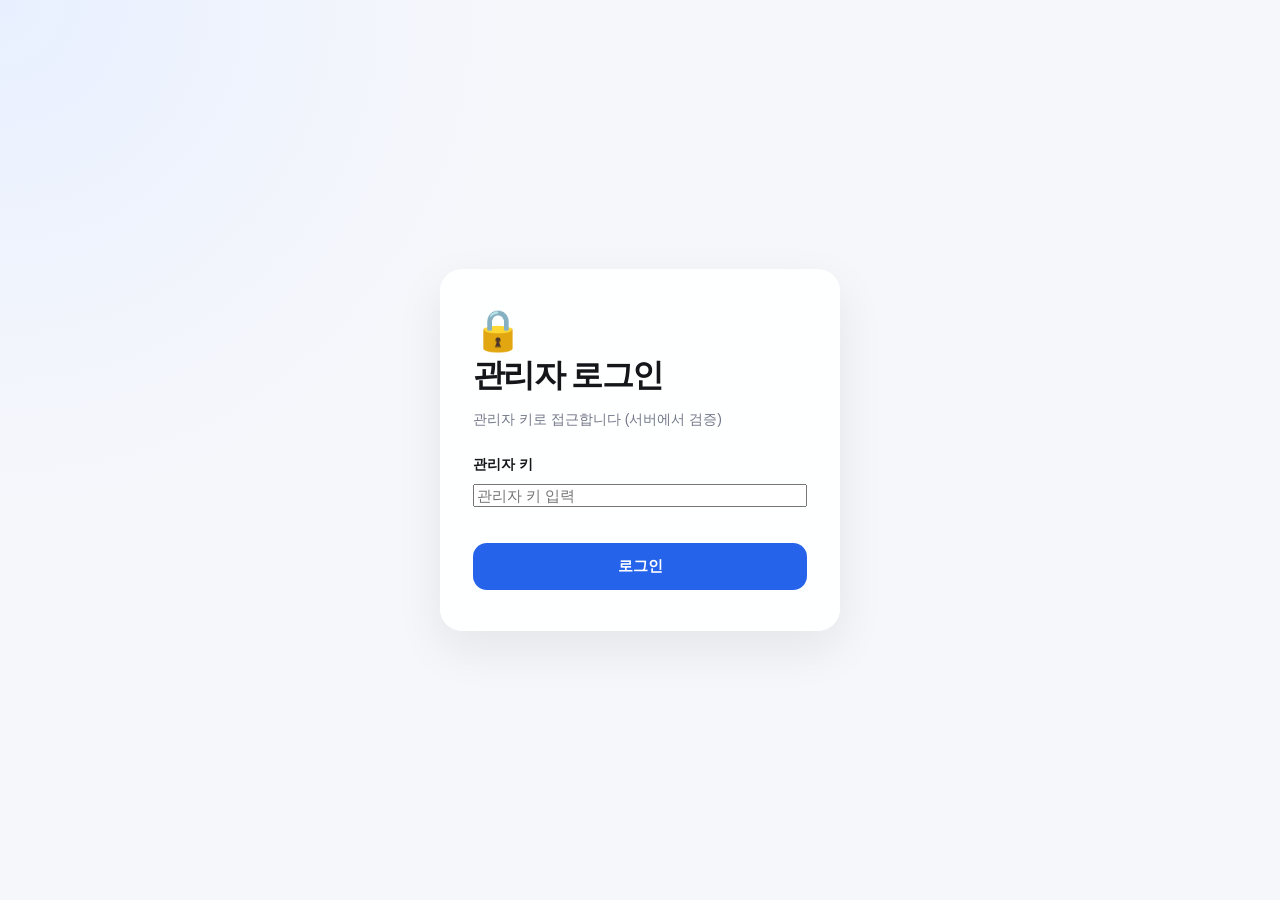
<file: admin.html>
﻿<!doctype html>
<html lang="ko" data-theme="light">
<head>
  <meta charset="UTF-8" />
  <meta name="viewport" content="width=device-width, initial-scale=1.0" />
  <title>관리자 대시보드 · 자료공유</title>
  <link rel="icon" href="icons/icon.svg" type="image/svg+xml" />
  <link rel="stylesheet" href="style.css" />
</head>
<body>

<!-- 관리자 로그인 -->
<div id="adminLogin" class="login-screen" hidden>
  <div class="login-card">
    <div class="login-brand">
      <span class="login-icon">🔒</span>
      <h1>관리자 로그인</h1>
      <p>관리자 키로 접근합니다 (서버에서 검증)</p>
    </div>
    <div class="login-form-wrap">
      <label for="adminKeyInput">관리자 키</label>
      <input id="adminKeyInput" type="password" placeholder="관리자 키 입력" autocomplete="off" />
      <p class="login-error" id="adminError"></p>
      <button id="adminLoginBtn">로그인</button>
    </div>
  </div>
</div>

<!-- 대시보드 -->
<main id="adminApp" hidden>
  <header>
    <div class="brand">
      <h1>관리자 대시보드</h1>
      <p>자료공유 서비스 관리</p>
    </div>
    <div class="header-right">
      <span id="adminEmailBadge" class="admin-badge"></span>
      <button class="icon-btn" id="refreshBtn" title="새로고침">🔄</button>
      <button class="icon-btn" id="themeBtn" title="다크모드 전환">🌙</button>
      <button class="secondary" id="adminLogoutBtn">로그아웃</button>
    </div>
  </header>

  <!-- 통계 카드 -->
  <div class="admin-stats">
    <div class="stat-card">
      <div class="stat-num" id="statTotal">-</div>
      <div class="stat-label">총 업로드</div>
    </div>
    <div class="stat-card">
      <div class="stat-num" id="statSize">-</div>
      <div class="stat-label">총 용량</div>
    </div>
    <div class="stat-card">
      <div class="stat-num" id="statUsers">-</div>
      <div class="stat-label">사용자 수</div>
    </div>
    <div class="stat-card">
      <div class="stat-num" id="statVisits">-</div>
      <div class="stat-label">총 접속</div>
    </div>
    <div class="stat-card">
      <div class="stat-num" id="statToday">-</div>
      <div class="stat-label">오늘 접속</div>
    </div>
    <div class="stat-card">
      <div class="stat-num" id="statExpired">-</div>
      <div class="stat-label">만료 항목</div>
    </div>
  </div>

  <!-- 탭 -->
  <div class="admin-tabs">
    <button class="tab-btn active" data-tab="uploads">📁 업로드 관리</button>
    <button class="tab-btn" data-tab="visits">👥 접속 현황</button>
    <button class="tab-btn" data-tab="users">📊 사용자 분석</button>
  </div>

  <!-- 업로드 관리 탭 -->
  <div id="tabUploads" class="tab-content">
    <div class="admin-toolbar">
      <input type="search" id="adminSearch" placeholder="제목, 이메일 검색…" />
      <select id="typeFilter">
        <option value="all">전체 종류</option>
        <option value="file">파일만</option>
        <option value="text">텍스트만</option>
        <option value="expired">만료됨</option>
      </select>
      <button class="secondary" id="exportCsvBtn">CSV 내보내기</button>
      <button class="danger" id="deleteExpiredBtn">만료 항목 삭제</button>
    </div>
    <div class="admin-table-wrap">
      <table class="admin-table">
        <thead>
          <tr>
            <th style="width:36px"><input type="checkbox" id="checkAll" /></th>
            <th style="width:32px"></th>
            <th>제목</th>
            <th>업로더</th>
            <th style="width:72px">용량</th>
            <th style="width:110px">업로드일</th>
            <th style="width:80px">만료</th>
            <th style="width:40px"></th>
          </tr>
        </thead>
        <tbody id="uploadsBody"></tbody>
      </table>
    </div>
    <div class="table-actions" id="tableActions" hidden>
      <span id="selectedCount">0개 선택됨</span>
      <button class="danger" id="bulkDeleteBtn">선택 삭제</button>
    </div>
  </div>

  <!-- 접속 현황 탭 -->
  <div id="tabVisits" class="tab-content" hidden>
    <div class="admin-toolbar">
      <input type="search" id="visitSearch" placeholder="이메일 검색…" />
      <select id="visitDateFilter">
        <option value="all">전체 기간</option>
        <option value="today">오늘</option>
        <option value="week">이번 주</option>
        <option value="month">이번 달</option>
      </select>
    </div>
    <div class="visit-summary" id="visitSummary"></div>
    <div class="admin-table-wrap">
      <table class="admin-table">
        <thead>
          <tr>
            <th>이메일</th>
            <th style="width:120px">접속 시각</th>
            <th>기기 정보</th>
          </tr>
        </thead>
        <tbody id="visitsBody"></tbody>
      </table>
    </div>
  </div>

  <!-- 사용자 분석 탭 -->
  <div id="tabUsers" class="tab-content" hidden>
    <div class="user-grid" id="userGrid"></div>
  </div>
</main>

<div class="toast" id="toast"></div>

<style>
/* ── 관리자 전용 스타일 ─────────────────────────────────── */
.admin-badge {
  font-size: .8rem;
  color: var(--muted);
  padding: 4px 12px;
  background: var(--surface);
  border-radius: 99px;
  border: 1px solid var(--border);
}

.admin-stats {
  display: grid;
  grid-template-columns: repeat(auto-fit, minmax(130px, 1fr));
  gap: 14px;
  padding: 20px 24px 0;
}
.stat-card {
  background: var(--surface);
  border: 1px solid var(--border);
  border-radius: var(--radius);
  padding: 18px 16px;
  text-align: center;
}
.stat-num {
  font-size: 1.8rem;
  font-weight: 800;
  color: var(--accent);
  line-height: 1;
}
.stat-label {
  font-size: .72rem;
  color: var(--muted);
  margin-top: 5px;
}

.admin-tabs {
  display: flex;
  gap: 2px;
  padding: 20px 24px 0;
  border-bottom: 1px solid var(--border);
}
.tab-btn {
  background: none;
  border: none;
  padding: 10px 18px;
  border-radius: 8px 8px 0 0;
  cursor: pointer;
  color: var(--muted);
  font-size: .9rem;
  border-bottom: 2px solid transparent;
  transition: color .15s;
}
.tab-btn.active {
  color: var(--accent);
  border-bottom-color: var(--accent);
  font-weight: 700;
  background: var(--bg);
}
.tab-content { padding: 20px 24px; }

.admin-toolbar {
  display: flex;
  gap: 10px;
  margin-bottom: 14px;
  flex-wrap: wrap;
  align-items: center;
}
.admin-toolbar input[type=search] { flex: 1; min-width: 180px; }

.admin-table-wrap {
  overflow-x: auto;
  border-radius: var(--radius);
  border: 1px solid var(--border);
}
.admin-table {
  width: 100%;
  border-collapse: collapse;
  font-size: .875rem;
}
.admin-table th {
  background: var(--surface);
  padding: 9px 12px;
  text-align: left;
  font-weight: 600;
  font-size: .75rem;
  color: var(--muted);
  border-bottom: 1px solid var(--border);
  white-space: nowrap;
}
.admin-table td {
  padding: 9px 12px;
  border-bottom: 1px solid var(--border);
  vertical-align: middle;
}
.admin-table tr:last-child td { border-bottom: none; }
.admin-table tr:hover td { background: var(--surface); }
.cell-email {
  font-size: .8rem;
  color: var(--muted);
  max-width: 150px;
  overflow: hidden;
  text-overflow: ellipsis;
  white-space: nowrap;
}
.cell-title {
  max-width: 240px;
  overflow: hidden;
  text-overflow: ellipsis;
  white-space: nowrap;
}
.cell-ua {
  font-size: .78rem;
  color: var(--muted);
  max-width: 200px;
  overflow: hidden;
  text-overflow: ellipsis;
  white-space: nowrap;
}
.row-expired td { opacity: .5; }

.table-actions {
  display: flex;
  align-items: center;
  gap: 12px;
  margin-top: 10px;
  padding: 10px 14px;
  background: var(--surface);
  border-radius: var(--radius);
  border: 1px solid var(--border);
}
.table-actions span { flex: 1; font-size: .875rem; font-weight: 600; }

.visit-summary {
  display: flex;
  gap: 10px;
  flex-wrap: wrap;
  margin-bottom: 14px;
}
.visit-chip {
  padding: 5px 12px;
  background: var(--surface);
  border: 1px solid var(--border);
  border-radius: 99px;
  font-size: .8rem;
}
.visit-chip strong { color: var(--accent); }

.user-grid {
  display: grid;
  grid-template-columns: repeat(auto-fill, minmax(260px, 1fr));
  gap: 14px;
}
.user-card {
  background: var(--surface);
  border: 1px solid var(--border);
  border-radius: var(--radius);
  padding: 18px;
}
.user-card-header {
  display: flex;
  align-items: center;
  gap: 12px;
  margin-bottom: 14px;
}
.user-avatar {
  width: 40px;
  height: 40px;
  border-radius: 50%;
  display: grid;
  place-items: center;
  font-size: 1.1rem;
  font-weight: 800;
  color: #fff;
  flex-shrink: 0;
}
.user-email {
  font-size: .875rem;
  font-weight: 600;
  overflow: hidden;
  text-overflow: ellipsis;
  white-space: nowrap;
}
.user-stats {
  display: flex;
  gap: 14px;
}
.user-stat { text-align: center; }
.user-stat-num { font-size: 1.25rem; font-weight: 700; color: var(--accent); }
.user-stat-label { font-size: .7rem; color: var(--muted); margin-top: 2px; }
</style>

<script src="config.js"></script>
<script src="shared.js"></script>
<script>
const ADMIN_API_URL = `${SUPABASE_URL}/functions/v1/admin-api`;

let ADMIN_KEY = sessionStorage.getItem('adminKey') || '';
let allShares = [], allVisits = [], selectedIds = new Set();

// ── 서버 API (service role은 Edge Function 내부에만 존재) ──
async function adminApi(action, payload = {}) {
  const res = await fetch(ADMIN_API_URL, {
    method: 'POST',
    headers: {
      'Content-Type': 'application/json',
      'Authorization': `Bearer ${SUPABASE_KEY}`,
      'apikey': SUPABASE_KEY,
      'x-admin-key': ADMIN_KEY,
    },
    body: JSON.stringify({ action, ...payload }),
  });
  const data = await res.json().catch(() => ({}));
  if (!res.ok) throw new Error(data.error || `HTTP ${res.status}`);
  return data;
}

// ── 인증 ─────────────────────────────────────────────────
function checkAdmin() {
  if (ADMIN_KEY) {
    showDashboard();
    return;
  }
  document.getElementById('adminLogin').hidden = false;
  document.getElementById('adminLoginBtn').addEventListener('click', tryLogin);
  document.getElementById('adminKeyInput').addEventListener('keydown', e => {
    if (e.key === 'Enter') tryLogin();
  });
}

async function tryLogin() {
  const input = document.getElementById('adminKeyInput');
  const err   = document.getElementById('adminError');
  const key   = input.value.trim();
  if (!key) { err.textContent = '관리자 키를 입력하세요.'; input.focus(); return; }
  err.textContent = '확인 중…';
  ADMIN_KEY = key;
  try {
    await adminApi('overview');
  } catch {
    ADMIN_KEY = '';
    err.textContent = '관리자 키가 올바르지 않습니다.';
    input.focus();
    return;
  }
  sessionStorage.setItem('adminKey', key);
  err.textContent = '';
  document.getElementById('adminLogin').hidden = true;
  showDashboard();
}

function showDashboard() {
  document.getElementById('adminApp').hidden = false;
  document.getElementById('adminEmailBadge').textContent = '관리자';
  loadTheme();
  bindEvents();
  loadAll();
}

// ── 테마 ─────────────────────────────────────────────────
function loadTheme() {
  const saved = localStorage.getItem('theme') ||
    (window.matchMedia('(prefers-color-scheme:dark)').matches ? 'dark' : 'light');
  applyTheme(saved);
}
function applyTheme(t) {
  document.documentElement.dataset.theme = t;
  document.getElementById('themeBtn').textContent = t === 'dark' ? '☀️' : '🌙';
}

// ── 데이터 로드 ───────────────────────────────────────────
async function loadAll() {
  document.getElementById('statTotal').textContent = '…';
  try {
    const data = await adminApi('overview');
    allShares = data.shares || [];
    allVisits = data.visits || [];
  } catch (e) {
    showToast(`데이터 로드 실패: ${e.message}`);
    if (/unauthorized/i.test(e.message)) {
      sessionStorage.removeItem('adminKey');
      location.reload();
    }
    return;
  }
  updateStats();
  renderUploads();
  renderVisits();
  renderUsers();
  showToast('데이터 로드 완료');
}

// ── 통계 ─────────────────────────────────────────────────
function updateStats() {
  const now        = new Date();
  const todayStart = new Date(now); todayStart.setHours(0, 0, 0, 0);
  const totalSize  = allShares.reduce((s, x) => s + (x.file_size || 0), 0);
  const users      = new Set(allShares.map(x => x.owner_email).filter(Boolean)).size;
  const expired    = allShares.filter(s => s.expires_at && new Date(s.expires_at) <= now).length;
  const todayV     = allVisits.filter(v => new Date(v.visited_at) >= todayStart).length;

  document.getElementById('statTotal').textContent   = allShares.length;
  document.getElementById('statSize').textContent    = formatBytes(totalSize);
  document.getElementById('statUsers').textContent   = users;
  document.getElementById('statVisits').textContent  = allVisits.length;
  document.getElementById('statToday').textContent   = todayV;
  document.getElementById('statExpired').textContent = expired;
}

// ── 업로드 관리 ───────────────────────────────────────────
function getFilteredShares() {
  const kw   = document.getElementById('adminSearch').value.trim().toLowerCase();
  const type = document.getElementById('typeFilter').value;
  const now  = Date.now();
  return allShares.filter(item => {
    if (type === 'file'    && item.type !== 'file' && item.type !== 'files') return false;
    if (type === 'text'    && item.type !== 'text')  return false;
    if (type === 'expired' && (!item.expires_at || new Date(item.expires_at) > now)) return false;
    if (kw && !`${item.title||''} ${item.owner_email||''}`.toLowerCase().includes(kw)) return false;
    return true;
  });
}

function renderUploads() {
  const tbody    = document.getElementById('uploadsBody');
  const filtered = getFilteredShares();
  tbody.innerHTML = '';
  if (!filtered.length) {
    tbody.innerHTML = '<tr><td colspan="8" class="empty-cell">항목 없음</td></tr>';
    return;
  }
  const now = Date.now();
  filtered.forEach(item => {
    const isExpired = item.expires_at && new Date(item.expires_at).getTime() <= now;
    const tr = document.createElement('tr');
    if (isExpired) tr.className = 'row-expired';
    const date = fmtDate(item.created_at);
    let expiryText = '없음';
    if (item.expires_at) {
      const diff = new Date(item.expires_at) - now;
      expiryText = isExpired ? '⚠ 만료' : (diff > 3_600_000 ? `${Math.floor(diff/3_600_000)}h` : `${Math.floor(diff/60_000)}m`);
    }
    tr.innerHTML = `
      <td><input type="checkbox" class="row-check" data-id="${item.id}" ${selectedIds.has(item.id) ? 'checked' : ''}></td>
      <td style="font-size:1rem">${item.type === 'text' ? '📝' : '📁'}</td>
      <td class="cell-title" title="${escapeHtml(item.title||'')}">${escapeHtml(item.title||'제목 없음')}</td>
      <td class="cell-email" title="${escapeHtml(item.owner_email||'')}">${escapeHtml(item.owner_email||'-')}</td>
      <td style="white-space:nowrap">${item.file_size != null ? formatBytes(item.file_size) : '-'}</td>
      <td style="white-space:nowrap;font-size:.8rem">${date}</td>
      <td style="white-space:nowrap;font-size:.8rem">${expiryText}</td>
      <td><button class="danger del-btn" data-id="${item.id}" style="padding:3px 9px;font-size:.75rem" title="삭제">✕</button></td>
    `;
    tbody.appendChild(tr);
  });
  updateTableActions();
}

function updateTableActions() {
  const el = document.getElementById('tableActions');
  el.hidden = selectedIds.size === 0;
  document.getElementById('selectedCount').textContent = `${selectedIds.size}개 선택됨`;
  document.getElementById('bulkDeleteBtn').textContent = `선택 삭제 (${selectedIds.size})`;
}

// ── 접속 현황 ─────────────────────────────────────────────
function getFilteredVisits() {
  const kw    = document.getElementById('visitSearch').value.trim().toLowerCase();
  const range = document.getElementById('visitDateFilter').value;
  const now   = new Date();
  return allVisits.filter(v => {
    if (kw && !(v.owner_email||'').toLowerCase().includes(kw)) return false;
    if (range === 'today') {
      const d = new Date(now); d.setHours(0, 0, 0, 0);
      if (new Date(v.visited_at) < d) return false;
    } else if (range === 'week') {
      const d = new Date(now); d.setDate(d.getDate() - 7);
      if (new Date(v.visited_at) < d) return false;
    } else if (range === 'month') {
      const d = new Date(now); d.setMonth(d.getMonth() - 1);
      if (new Date(v.visited_at) < d) return false;
    }
    return true;
  });
}

function renderVisits() {
  const filtered = getFilteredVisits();

  // 요약 칩
  const emailSet = new Set(filtered.map(v => v.owner_email).filter(Boolean));
  const summary  = document.getElementById('visitSummary');
  summary.innerHTML = `
    <span class="visit-chip">접속 <strong>${filtered.length}</strong>회</span>
    <span class="visit-chip">유니크 사용자 <strong>${emailSet.size}</strong>명</span>
  `;

  const tbody = document.getElementById('visitsBody');
  tbody.innerHTML = '';
  if (!filtered.length) {
    tbody.innerHTML = '<tr><td colspan="3" class="empty-cell">접속 기록 없음</td></tr>';
    return;
  }
  filtered.forEach(v => {
    const tr = document.createElement('tr');
    tr.innerHTML = `
      <td class="cell-email">${escapeHtml(v.owner_email || '-')}</td>
      <td style="font-size:.8rem;white-space:nowrap">${fmtDate(v.visited_at)}</td>
      <td class="cell-ua" title="${escapeHtml(v.user_agent||'')}">${escapeHtml(parseUA(v.user_agent||''))}</td>
    `;
    tbody.appendChild(tr);
  });
}

function parseUA(ua) {
  if (/iPhone/.test(ua)) return '📱 iPhone';
  if (/iPad/.test(ua))   return '📱 iPad';
  if (/Android/.test(ua)) return '📱 Android';
  if (/Windows/.test(ua)) return '💻 Windows';
  if (/Macintosh/.test(ua)) return '💻 macOS';
  if (/Linux/.test(ua)) return '🐧 Linux';
  return ua.slice(0, 50) || '-';
}

// ── 사용자 분석 ───────────────────────────────────────────
function renderUsers() {
  const grid = document.getElementById('userGrid');
  const map  = {};
  allShares.forEach(item => {
    const email = item.owner_email || '(이메일 없음)';
    if (!map[email]) map[email] = { files: 0, texts: 0, size: 0, last: null };
    const u = map[email];
    if (item.type === 'text') u.texts++;
    else { u.files++; u.size += item.file_size || 0; }
    const d = new Date(item.created_at);
    if (!u.last || d > u.last) u.last = d;
  });

  // 방문 횟수 합산
  const visitCount = {};
  allVisits.forEach(v => {
    const e = v.owner_email || '(이메일 없음)';
    visitCount[e] = (visitCount[e] || 0) + 1;
  });

  grid.innerHTML = '';
  const entries = Object.entries(map).sort((a, b) => (b[1].files + b[1].texts) - (a[1].files + a[1].texts));
  if (!entries.length) {
    grid.innerHTML = '<p style="color:var(--muted)">사용자 없음</p>';
    return;
  }
  entries.forEach(([email, s]) => {
    const card   = document.createElement('div');
    card.className = 'user-card';
    const color  = email.includes('@') ? getAvatarColor(email) : '#888';
    const last   = s.last ? s.last.toLocaleDateString('ko-KR', { month: 'short', day: 'numeric' }) : '-';
    const visits = visitCount[email] || 0;
    card.innerHTML = `
      <div class="user-card-header">
        <div class="user-avatar" style="background:${color}">${email[0].toUpperCase()}</div>
        <div class="user-email" title="${escapeHtml(email)}">${escapeHtml(email)}</div>
      </div>
      <div class="user-stats">
        <div class="user-stat"><div class="user-stat-num">${s.files}</div><div class="user-stat-label">파일</div></div>
        <div class="user-stat"><div class="user-stat-num">${s.texts}</div><div class="user-stat-label">텍스트</div></div>
        <div class="user-stat"><div class="user-stat-num">${formatBytes(s.size)}</div><div class="user-stat-label">용량</div></div>
        <div class="user-stat"><div class="user-stat-num">${visits}</div><div class="user-stat-label">접속</div></div>
        <div class="user-stat"><div class="user-stat-num">${last}</div><div class="user-stat-label">최근 활동</div></div>
      </div>
    `;
    grid.appendChild(card);
  });
}

// ── 이벤트 바인딩 ─────────────────────────────────────────
function bindEvents() {
  document.getElementById('themeBtn').addEventListener('click', () => {
    const next = document.documentElement.dataset.theme === 'dark' ? 'light' : 'dark';
    applyTheme(next); localStorage.setItem('theme', next);
  });
  document.getElementById('refreshBtn').addEventListener('click', loadAll);
  document.getElementById('adminLogoutBtn').addEventListener('click', () => {
    sessionStorage.removeItem('adminKey');
    location.reload();
  });

  // 탭 전환
  document.querySelectorAll('.tab-btn').forEach(btn => {
    btn.addEventListener('click', () => {
      document.querySelectorAll('.tab-btn').forEach(b => b.classList.remove('active'));
      document.querySelectorAll('.tab-content').forEach(t => t.hidden = true);
      btn.classList.add('active');
      document.getElementById('tab' + btn.dataset.tab[0].toUpperCase() + btn.dataset.tab.slice(1)).hidden = false;
    });
  });

  // 검색 / 필터
  document.getElementById('adminSearch').addEventListener('input', renderUploads);
  document.getElementById('typeFilter').addEventListener('change', renderUploads);
  document.getElementById('visitSearch').addEventListener('input', renderVisits);
  document.getElementById('visitDateFilter').addEventListener('change', renderVisits);

  // 전체 선택
  document.getElementById('checkAll').addEventListener('change', e => {
    document.querySelectorAll('.row-check').forEach(cb => {
      cb.checked = e.target.checked;
      e.target.checked ? selectedIds.add(cb.dataset.id) : selectedIds.delete(cb.dataset.id);
    });
    updateTableActions();
  });

  // 개별 체크
  document.getElementById('uploadsBody').addEventListener('change', e => {
    const cb = e.target.closest('.row-check');
    if (!cb) return;
    cb.checked ? selectedIds.add(cb.dataset.id) : selectedIds.delete(cb.dataset.id);
    updateTableActions();
  });

  // 개별 삭제
  document.getElementById('uploadsBody').addEventListener('click', async e => {
    const btn = e.target.closest('.del-btn');
    if (!btn) return;
    const item = allShares.find(s => s.id === btn.dataset.id);
    if (!item || !confirm(`"${item.title || '제목 없음'}"을 삭제할까요?`)) return;
    try { await adminApi('delete-shares', { ids: [item.id] }); }
    catch (err) { showToast(`삭제 실패: ${err.message}`); return; }
    allShares = allShares.filter(s => s.id !== item.id);
    updateStats(); renderUploads(); renderUsers();
  });

  // 선택 삭제
  document.getElementById('bulkDeleteBtn').addEventListener('click', async () => {
    if (!selectedIds.size || !confirm(`${selectedIds.size}개를 삭제할까요?`)) return;
    const ids = [...selectedIds];
    try { await adminApi('delete-shares', { ids }); }
    catch (err) { showToast(`삭제 실패: ${err.message}`); return; }
    allShares = allShares.filter(s => !selectedIds.has(s.id));
    selectedIds.clear();
    updateStats(); renderUploads(); renderUsers();
    showToast(`${ids.length}개 삭제 완료`);
  });

  // 만료 항목 삭제 (스토리지 파일까지 서버에서 정리)
  document.getElementById('deleteExpiredBtn').addEventListener('click', async () => {
    const expired = allShares.filter(s => s.expires_at && new Date(s.expires_at) <= new Date());
    if (!expired.length) { showToast('만료된 항목이 없습니다'); return; }
    if (!confirm(`만료된 항목 ${expired.length}개를 삭제할까요?`)) return;
    try {
      const r = await adminApi('delete-expired');
      showToast(`${r.deleted}개 삭제 완료`);
    } catch (err) { showToast(`삭제 실패: ${err.message}`); return; }
    await loadAll();
  });

  // CSV 내보내기
  document.getElementById('exportCsvBtn').addEventListener('click', exportCsv);
}

function exportCsv() {
  const rows = [['ID', '종류', '제목', '이메일', '용량(bytes)', '업로드일', '만료일']];
  getFilteredShares().forEach(item => {
    rows.push([
      item.id, item.type,
      `"${(item.title||'').replace(/"/g,'""')}"`,
      item.owner_email || '',
      item.file_size || '',
      item.created_at,
      item.expires_at || '',
    ]);
  });
  const csv  = rows.map(r => r.join(',')).join('\n');
  const blob = new Blob(['﻿' + csv], { type: 'text/csv;charset=utf-8;' });
  const a    = document.createElement('a');
  a.href     = URL.createObjectURL(blob);
  a.download = `shares_${new Date().toISOString().slice(0, 10)}.csv`;
  a.click();
}

// ── 유틸 (공용 함수는 shared.js) ──────────────────────────
function fmtDate(iso) {
  return new Date(iso).toLocaleString('ko-KR', { month: 'short', day: 'numeric', hour: '2-digit', minute: '2-digit' });
}

function showToast(msg) {
  const t = document.getElementById('toast');
  t.textContent = msg; t.classList.add('show');
  clearTimeout(showToast._t);
  showToast._t = setTimeout(() => t.classList.remove('show'), 2500);
}

// ── 시작 ─────────────────────────────────────────────────
checkAdmin();
</script>

<style>
.empty-cell {
  text-align: center;
  color: var(--muted);
  padding: 40px;
  font-size: .875rem;
}
</style>
</body>
</html>
</file>
<file: style.css>
/* ── 라이트 테마 ── */
:root {
  --bg: #f6f7fb;
  --card: #ffffff;
  --text: #14161a;
  --muted: #727888;
  --line: #e7e9f0;
  --accent: #2563eb;
  --accent-soft: #e8f0ff;
  --danger: #ef4444;
  --shadow: 0 18px 48px rgba(20,22,26,.08);
  --radius: 22px;
}

/* ── 다크 테마 ── */
[data-theme="dark"] {
  --bg: #0f1117;
  --card: #1a1d27;
  --text: #e8eaf0;
  --muted: #8b8fa8;
  --line: #2a2d3a;
  --accent: #3b82f6;
  --accent-soft: #1e2a4a;
  --shadow: 0 18px 48px rgba(0,0,0,.35);
}
[data-theme="dark"] body {
  background: radial-gradient(circle at top left, #1e2a4a, transparent 32rem), var(--bg);
}
[data-theme="dark"] .card {
  background: rgba(26,29,39,.9);
  border-color: rgba(255,255,255,.05);
}
[data-theme="dark"] .item              { background: #1a1d27; }
[data-theme="dark"] .empty             { background: #1a1d27; }
[data-theme="dark"] .badge             { background: #1a1d27; }
[data-theme="dark"] .item-snippet      { color: #6b7080; }
[data-theme="dark"] button.secondary   { background: #2a2d3a; color: var(--text); }
[data-theme="dark"] button.icon-btn    { background: #2a2d3a; color: var(--text); }
[data-theme="dark"] .expiry-row select,
[data-theme="dark"] .sort-select,
[data-theme="dark"] textarea,
[data-theme="dark"] input[type="text"],
[data-theme="dark"] input[type="search"] {
  background: #13161f;
  color: var(--text);
  border-color: var(--line);
}
[data-theme="dark"] .skeleton {
  background: linear-gradient(90deg,#1e2130 25%,#252838 50%,#1e2130 75%);
  background-size: 400% 100%;
  animation: shimmer 1.5s infinite linear;
}

/* ── 전역 ── */
* { box-sizing: border-box; }
html { overflow-x: clip; }
body {
  margin: 0;
  font-family: -apple-system, BlinkMacSystemFont, "Segoe UI", sans-serif;
  background: radial-gradient(circle at top left, #e8f0ff, transparent 32rem), var(--bg);
  color: var(--text);
  transition: background .25s, color .25s;
  overflow-x: clip;
}

/* 전체 페이지 드래그 오버레이 */
body.page-dragover::after {
  content: "파일을 놓으면 바로 업로드됩니다";
  position: fixed; inset: 0;
  background: rgba(37,99,235,.12);
  border: 3px dashed var(--accent);
  border-radius: 18px;
  display: grid; place-items: center;
  font-size: 22px; font-weight: 800;
  color: var(--accent);
  z-index: 100; pointer-events: none;
}

.app { width: min(1040px,100%); margin: 0 auto; padding: 28px 18px 44px; }

header {
  display: flex; justify-content: space-between; align-items: center;
  gap: 16px; margin-bottom: 22px;
}
.brand h1 { margin: 0; font-size: clamp(26px,6vw,42px); letter-spacing: -.05em; }
.brand p  { margin: 8px 0 0; color: var(--muted); font-size: 15px; }

.header-right { display: flex; align-items: center; gap: 10px; flex-shrink: 0; }

.badge {
  padding: 10px 14px; border-radius: 999px;
  background: var(--card); box-shadow: var(--shadow);
  font-size: 13px; color: var(--muted); white-space: nowrap;
}

button.icon-btn {
  width: 40px; height: 40px; border-radius: 12px; padding: 0;
  background: var(--card); color: var(--text);
  box-shadow: var(--shadow); font-size: 18px;
  display: grid; place-items: center; flex-shrink: 0;
}
button.icon-btn:hover { transform: translateY(-1px); }

/* minmax(0,1fr): 긴 flex 자식이 그리드 열을 뷰포트 밖으로 밀어내는 현상 방지 */
.grid { display: grid; grid-template-columns: minmax(0, 1fr) minmax(0, 1fr); gap: 18px; }

.card {
  background: rgba(255,255,255,.9); backdrop-filter: blur(12px);
  border: 1px solid rgba(255,255,255,.8);
  border-radius: var(--radius); box-shadow: var(--shadow); padding: 20px;
  transition: background .25s, border-color .25s;
  min-width: 0;
}
.card.full { overflow-x: clip; }
.card h2 { margin: 0 0 14px; font-size: 18px; letter-spacing: -.02em; }

input[type="file"] { display: none; }

/* ── 통합 작성기 ── */
.composer.dragover {
  outline: 2px dashed var(--accent);
  outline-offset: -6px;
  background: var(--accent-soft);
}
.composer.locked { opacity: .6; pointer-events: none; }
.composer textarea { min-height: 84px; transition: min-height .2s ease; }
.composer:focus-within textarea { min-height: 150px; }

.composer-row {
  display: flex; align-items: center; gap: 8px;
  margin-top: 10px; flex-wrap: wrap;
}
.composer-row .expiry-row { margin-top: 0; }
.composer-spacer { flex: 1; }
.attach-btn {
  width: 42px; height: 42px; flex-shrink: 0;
  display: grid; place-items: center;
  border-radius: 12px; background: #eef1f7;
  font-size: 18px; cursor: pointer;
  transition: .15s ease;
}
.attach-btn:hover { transform: translateY(-1px); background: var(--accent-soft); }
[data-theme="dark"] .attach-btn { background: #2a2d3a; }

textarea, input[type="text"], input[type="search"] {
  width: 100%; border: 1px solid var(--line);
  border-radius: 16px; padding: 14px;
  font: inherit; background: #fff; outline: none;
  transition: background .25s, border-color .25s, color .25s;
}
textarea            { min-height: 120px; resize: vertical; line-height: 1.55; }
textarea:focus, input:focus { border-color: var(--accent); }
.title-input        { margin-bottom: 8px; }

/* 파일 대기 목록 */
.file-queue {
  list-style: none;
  margin: 12px 0 0;
  padding: 0;
  display: flex;
  flex-direction: column;
  gap: 6px;
  max-height: 220px;
  overflow-y: auto;
}
.file-queue-item {
  display: flex;
  align-items: center;
  gap: 10px;
  padding: 8px 10px;
  border: 1px solid var(--line);
  border-radius: 12px;
  background: #fff;
  font-size: 13px;
}
[data-theme="dark"] .file-queue-item { background: #13161f; }
.file-queue-icon { flex-shrink: 0; font-size: 18px; }
.file-queue-info { flex: 1; min-width: 0; }
.file-queue-name {
  font-weight: 700;
  white-space: nowrap;
  overflow: hidden;
  text-overflow: ellipsis;
}
.file-queue-size { font-size: 11px; color: var(--muted); margin-top: 2px; }
.file-queue-remove {
  flex-shrink: 0;
  padding: 4px 10px;
  font-size: 12px;
  border-radius: 8px;
  background: #fee2e2;
  color: var(--danger);
}
.file-queue-remove:hover { transform: none; }

/* 공유 목록 — 파일 묶음 */
.bundle-wrap { margin-top: 6px; min-width: 0; }
.bundle-preview {
  margin-top: 4px;
  font-size: 12px;
  color: var(--muted);
  white-space: nowrap;
  overflow: hidden;
  text-overflow: ellipsis;
}
.item.open .bundle-preview { display: none; }

.bundle-toolbar {
  display: none;
  align-items: center;
  gap: 6px;
  margin-bottom: 6px;
}
.item.open .bundle-toolbar { display: flex; }
.bundle-toolbar-label {
  font-size: 11px;
  color: var(--muted);
  font-weight: 600;
}
.view-btn {
  padding: 3px 10px;
  font-size: 11px;
  border-radius: 8px;
  background: #eef1f7;
  color: var(--text);
  transform: none;
}
[data-theme="dark"] .view-btn { background: #2a2d3a; }
.view-btn.active { background: var(--accent); color: #fff; }
.view-btn:hover { transform: none; }

.bundle-body { display: none; }
.item.open .bundle-body { display: block; }

.bundle-wrap.view-list .bundle-grid { display: none; }
.bundle-wrap.view-grid .bundle-files { display: none; }

.bundle-files {
  list-style: none;
  margin: 0;
  padding: 0;
  display: flex;
  flex-direction: column;
  gap: 4px;
  max-height: 220px;
  overflow-y: auto;
}
.bundle-grid {
  display: grid;
  grid-template-columns: repeat(auto-fill, minmax(72px, 1fr));
  gap: 8px;
  max-height: 220px;
  overflow-y: auto;
}
.bundle-tile {
  display: flex;
  flex-direction: column;
  align-items: center;
  gap: 4px;
  padding: 8px 4px;
  border: 1px solid var(--line);
  border-radius: 10px;
  background: #fbfcff;
  text-decoration: none;
  color: inherit;
  min-width: 0;
  transition: border-color .15s;
}
[data-theme="dark"] .bundle-tile { background: #13161f; }
.bundle-tile:hover { border-color: var(--accent); }
.bundle-tile-thumb {
  width: 48px;
  height: 48px;
  border-radius: 8px;
  overflow: hidden;
  display: grid;
  place-items: center;
  background: var(--accent-soft);
  font-size: 22px;
}
.bundle-tile-thumb img {
  width: 100%;
  height: 100%;
  object-fit: cover;
  cursor: zoom-in;
}
.bundle-tile-name {
  font-size: 10px;
  font-weight: 600;
  text-align: center;
  width: 100%;
  overflow: hidden;
  text-overflow: ellipsis;
  white-space: nowrap;
  color: var(--muted);
}
.bundle-files li {
  display: flex;
  align-items: center;
  gap: 8px;
  padding: 6px 8px;
  border: 1px solid var(--line);
  border-radius: 10px;
  font-size: 12px;
  background: #fbfcff;
}
[data-theme="dark"] .bundle-files li { background: #13161f; }
.bundle-files .bf-name {
  flex: 1; min-width: 0;
  font-weight: 600;
  white-space: nowrap;
  overflow: hidden;
  text-overflow: ellipsis;
}
.bundle-files .bf-size { color: var(--muted); font-size: 11px; flex-shrink: 0; }
.bundle-files .bf-actions { display: flex; gap: 4px; flex-shrink: 0; }
.bundle-files .bf-actions button {
  padding: 3px 8px;
  font-size: 11px;
  border-radius: 7px;
}

.actions { display: flex; gap: 10px; margin-top: 12px; flex-wrap: wrap; }

button {
  border: 0; border-radius: 14px; padding: 12px 16px;
  font: inherit; font-weight: 700; cursor: pointer;
  background: var(--accent); color: #fff;
  transition: .15s ease; white-space: nowrap;
}
button.secondary { background: #eef1f7; color: var(--text); }
button.danger    { background: #fee2e2; color: var(--danger); }
button:hover     { transform: translateY(-1px); }
button:disabled  { opacity: .55; cursor: not-allowed; transform: none; }

/* 진행률 */
.progress-wrap {
  height: 6px; background: var(--line);
  border-radius: 999px; margin-top: 10px; overflow: hidden;
}
.progress-bar {
  height: 100%; background: var(--accent);
  border-radius: 999px; width: 0%; transition: width .25s ease;
}
/* 진행률을 알 수 없는 업로드용 왕복 애니메이션 */
.progress-bar.indeterminate {
  width: 35%;
  animation: progress-slide 1.1s ease-in-out infinite alternate;
}
@keyframes progress-slide {
  from { margin-left: 0; }
  to   { margin-left: 65%; }
}

/* ── 공유 링크 보기(?share=id) ───────────────────────────── */
.share-banner {
  display: flex; align-items: center; gap: 8px;
  padding: 10px 14px; margin-bottom: 14px;
  background: color-mix(in srgb, var(--accent) 10%, transparent);
  border: 1px solid color-mix(in srgb, var(--accent) 30%, transparent);
  border-radius: 12px; font-size: 13px;
}
.share-banner a { color: var(--accent); font-weight: 600; }
body.share-view #composerCard,
body.share-view .filter-chips,
body.share-view .suggest-bar,
body.share-view .toolbar-right,
body.share-view #searchInput,
body.share-view .item-check,
body.share-view #profileBtn { display: none !important; }

/* 만료 / 정렬 */
.expiry-row, .sort-row {
  display: flex; align-items: center;
  gap: 8px; margin-top: 10px;
  font-size: 13px; color: var(--muted);
}
.expiry-row select, .sort-select {
  border: 1px solid var(--line); border-radius: 10px;
  padding: 5px 10px; font: inherit; font-size: 13px;
  background: #fff; outline: none; cursor: pointer;
  transition: background .25s, color .25s;
}
.expiry-row select:focus, .sort-select:focus { border-color: var(--accent); }

.full { grid-column: 1 / -1; }

.toolbar {
  display: flex; justify-content: space-between;
  align-items: center; gap: 10px; margin-bottom: 14px; flex-wrap: wrap;
}
.toolbar-left  { display: flex; align-items: center; gap: 10px; flex-wrap: wrap; }
.toolbar-right { display: flex; align-items: center; gap: 8px; }
.toolbar input[type="search"] { max-width: 280px; }

.list {
  display: grid; gap: 8px;
  min-width: 0;
  max-width: 100%;
}

/* 스켈레톤 */
.skeleton {
  height: 60px; border-radius: 14px;
  min-width: 0;
  max-width: 100%;
  overflow: hidden;
  contain: paint;
  background: linear-gradient(90deg,#f0f2f8 25%,#e4e8f4 50%,#f0f2f8 75%);
  background-size: 400% 100%;
  animation: shimmer 1.5s infinite linear;
}
@keyframes shimmer {
  0%   { background-position: 100% center; }
  100% { background-position: -100% center; }
}

/* ── 아이템 ── */
.item {
  display: flex; align-items: center;
  gap: 12px; padding: 10px 14px;
  border: 1px solid var(--line); border-radius: 14px;
  background: #fff; transition: background .2s, border-color .2s;
  min-height: 60px;
  min-width: 0;
  max-width: 100%;
  width: 100%;
}
.item:hover { border-color: #c8d0e4; }
[data-theme="dark"] .item:hover { border-color: #3a3e52; }
.item.selected { border-color: var(--accent); background: var(--accent-soft); }
[data-theme="dark"] .item.selected { background: #1e2a4a; }

/* 멀티셀렉트 체크박스: 호버 시(모바일은 길게 누르기) 아이콘 자리에 표시 */
.item-check {
  display: none; width: 18px; height: 18px; margin: 13px; flex-shrink: 0;
  border-radius: 6px; cursor: pointer; accent-color: var(--accent);
}
.item:hover .item-check,
body.multiselect .item-check { display: block; }
.item:hover .icon,
body.multiselect .icon       { display: none; }

/* 아이콘 / 썸네일 */
.icon {
  width: 44px; height: 44px; flex-shrink: 0;
  border-radius: 12px; background: var(--accent-soft);
  font-size: 20px; display: grid; place-items: center;
  overflow: hidden;
}
.icon img {
  width: 100%; height: 100%; object-fit: cover;
  cursor: zoom-in; display: block;
}

/* 본문 */
.item-body { flex: 1; min-width: 0; }

.item-title {
  margin: 0; font-size: 14px; font-weight: 700;
  white-space: nowrap; overflow: hidden; text-overflow: ellipsis;
  cursor: pointer; color: var(--text);
}
.item-title:hover { color: var(--accent); }

.item-meta {
  margin-top: 2px; font-size: 12px; color: var(--muted);
  white-space: nowrap; overflow: hidden; text-overflow: ellipsis;
}

/* 텍스트 미리보기 (기본 3줄 클램프) */
.item-snippet {
  margin-top: 2px; font-size: 12px; color: var(--muted);
  display: -webkit-box;
  -webkit-line-clamp: 3;
  -webkit-box-orient: vertical;
  overflow: hidden;
  font-style: italic;
  line-height: 1.5;
  word-break: break-word;
  overflow-wrap: anywhere;
}
/* 펼쳤을 때 미리보기 숨김 */
.item.open .item-snippet { display: none; }

/* 텍스트·파일 묶음 상단 정렬 */
.item:has(.item-snippet),
.item:has(.bundle-wrap) { align-items: flex-start; }

/* 텍스트 전체 보기 (펼치기) */
.text-full {
  display: none; margin-top: 8px;
  font-size: 13px; color: #363b46; line-height: 1.6;
  word-break: break-word; overflow-wrap: anywhere;
  max-width: 100%; overflow-x: auto;
  border-top: 1px solid var(--line);
  padding-top: 8px;
}
[data-theme="dark"] .text-full { color: #b0b4c8; border-color: var(--line); }
.text-full p   { margin: 0 0 6px; }
.text-full pre {
  background: #f4f5f9; border-radius: 8px;
  padding: 10px; overflow-x: auto; font-size: 12px;
}
[data-theme="dark"] .text-full pre { background: #0f1117; }
.text-full code { font-family: monospace; }
.item.open .text-full { display: block; }
.expand-btn {
  font-size: 11px; color: var(--accent); background: none;
  border: 0; padding: 0; cursor: pointer; font-weight: 600;
  margin-top: 2px; transform: none;
}
.expand-btn:hover { transform: none; text-decoration: underline; }

/* 제목 + 아이콘 액션을 상단 한 줄로 */
.item-head {
  display: flex; align-items: flex-start; gap: 10px;
  flex-wrap: wrap;
}
.item-head .item-title { flex: 1; min-width: 140px; margin-top: 6px; }

/* 아이템 액션: 상시 표시 아이콘 버튼 줄 */
.item-actions {
  display: flex; align-items: center; gap: 4px; flex-shrink: 0;
  margin-left: auto;
}
.item-actions button,
.item-actions a { flex-shrink: 0; }
.icon-act {
  width: 30px; height: 30px; padding: 0;
  display: grid; place-items: center;
  border-radius: 9px; font-size: 13px; line-height: 1;
  background: #eef1f7; color: var(--text);
}
[data-theme="dark"] .icon-act { background: #2a2d3a; }
.icon-act:hover { background: var(--accent-soft); color: var(--accent); transform: none; }
.icon-act.icon-danger:hover { background: #fee2e2; color: var(--danger); }

/* 기본 3개만 표시, + 를 누르면 나머지 펼침 */
.item-actions .extra { display: none; }
.item-actions.open .extra { display: block; }
.more-btn { font-size: 16px; font-weight: 800; color: var(--muted); }

.empty {
  text-align: center; padding: 34px 16px; color: var(--muted);
  border: 1px dashed var(--line); border-radius: 18px; background: #fff;
}

.load-more { width: 100%; margin-top: 12px; }

/* 라이트박스 */
.lightbox {
  position: fixed; inset: 0; background: rgba(0,0,0,.88);
  display: grid; place-items: center; z-index: 200;
  cursor: zoom-out; opacity: 0; pointer-events: none;
  transition: opacity .2s;
}
.lightbox.open { opacity: 1; pointer-events: all; }
.lightbox img  {
  max-width: 92vw; max-height: 92vh;
  border-radius: 12px; object-fit: contain;
  box-shadow: 0 24px 64px rgba(0,0,0,.6);
}

/* QR 모달 */
.qr-modal {
  position: fixed; inset: 0; background: rgba(0,0,0,.5);
  display: grid; place-items: center; z-index: 200;
  opacity: 0; pointer-events: none; transition: opacity .2s;
}
.qr-modal.open { opacity: 1; pointer-events: all; }
.qr-box {
  background: var(--card); border-radius: 20px;
  padding: 28px; text-align: center;
  box-shadow: 0 24px 64px rgba(0,0,0,.25);
}
.qr-box p { margin: 14px 0 0; font-size: 13px; color: var(--muted); max-width: 180px; word-break: break-all; }
.qr-close {
  margin-top: 14px; width: 100%;
}

/* 멀티셀렉트 버튼: 항목 선택 시에만 표시 */
#multiDeleteBtn,
#multiMergeBtn,
#multiCancelBtn { display: none; }
body.multiselect #multiDeleteBtn,
body.multiselect #multiMergeBtn,
body.multiselect #multiCancelBtn { display: inline-flex; }
#multiMergeBtn:disabled { opacity: .45; cursor: not-allowed; }

/* 필터 칩 */
.filter-chips { display: flex; gap: 8px; margin-bottom: 12px; flex-wrap: wrap; }
.chip {
  padding: 6px 14px; font-size: 13px; font-weight: 700;
  border-radius: 999px; background: #eef1f7; color: var(--muted);
}
[data-theme="dark"] .chip { background: #2a2d3a; }
.chip:hover { transform: none; }
.chip.active { background: var(--accent); color: #fff; }

/* 유사 항목 합치기 제안 */
.suggest-bar {
  display: flex; align-items: center; gap: 8px; flex-wrap: wrap;
  padding: 10px 14px; margin-bottom: 12px;
  background: color-mix(in srgb, var(--accent) 8%, transparent);
  border: 1px dashed color-mix(in srgb, var(--accent) 40%, transparent);
  border-radius: 12px; font-size: 13px;
}
.suggest-label { flex: 1; min-width: 180px; line-height: 1.5; }
.suggest-bar button { padding: 6px 12px; font-size: 12px; border-radius: 9px; }

.toast {
  position: fixed; left: 50%; bottom: 22px;
  transform: translateX(-50%);
  background: #111827; color: #fff;
  padding: 12px 20px; border-radius: 999px;
  opacity: 0; pointer-events: none; transition: .2s ease;
  font-size: 14px; z-index: 300; white-space: nowrap;
}
.toast.show { opacity: 1; }

/* ── 로그인 화면 ── */
.login-screen {
  position: fixed; inset: 0; z-index: 500;
  display: grid; place-items: center;
  background: radial-gradient(circle at top left, #e8f0ff, transparent 32rem), var(--bg);
  transition: opacity .3s ease;
}
.login-screen[hidden] { display: none !important; }
.login-screen.fade-out { opacity: 0; pointer-events: none; }
[data-theme="dark"] .login-screen {
  background: radial-gradient(circle at top left, #1e2a4a, transparent 32rem), var(--bg);
}

.login-card {
  width: min(400px, 90vw);
  background: rgba(255,255,255,.9); backdrop-filter: blur(12px);
  border: 1px solid rgba(255,255,255,.8);
  border-radius: var(--radius); box-shadow: var(--shadow);
  padding: 40px 32px; display: flex; flex-direction: column; gap: 26px;
}
[data-theme="dark"] .login-card {
  background: rgba(26,29,39,.9);
  border-color: rgba(255,255,255,.05);
}
.login-icon  { font-size: 40px; line-height: 1; }
.login-brand { display: flex; flex-direction: column; gap: 4px; }
.login-brand h1 { margin: 0; font-size: 32px; letter-spacing: -.05em; }
.login-brand p  { margin: 6px 0 0; color: var(--muted); font-size: 14px; line-height: 1.6; }

.login-form-wrap { display: flex; flex-direction: column; gap: 10px; }
.login-form-wrap label  { font-size: 14px; font-weight: 700; }
.login-form-wrap input  { font-size: 15px; }
.login-form-wrap button { font-size: 15px; padding: 14px; }
.login-error  { margin: 0; min-height: 16px; font-size: 12px; color: var(--danger); }
.login-error.ok { color: var(--accent); }
.login-notice { margin: 0; font-size: 12px; color: var(--muted); text-align: center; line-height: 1.5; }

/* 아바타 (업로더 이메일 이니셜) */
.avatar {
  display: inline-flex; align-items: center; justify-content: center;
  width: 16px; height: 16px; border-radius: 50%;
  font-size: 9px; font-weight: 800; color: #fff;
  flex-shrink: 0; vertical-align: middle; margin-right: 4px;
}

/* 이메일 설정 모달 */
.email-modal {
  position: fixed; inset: 0; background: rgba(0,0,0,.5);
  display: grid; place-items: center; z-index: 200;
  opacity: 0; pointer-events: none; transition: opacity .2s;
}
.email-modal.open { opacity: 1; pointer-events: all; }
.email-box {
  background: var(--card); border-radius: 20px;
  padding: 28px; width: min(340px, 90vw);
  box-shadow: 0 24px 64px rgba(0,0,0,.25);
}
.email-box h3 { margin: 0 0 8px; font-size: 17px; letter-spacing: -.02em; }
.email-modal-desc { margin: 0 0 16px; font-size: 13px; color: var(--muted); line-height: 1.5; }
.email-actions { display: flex; gap: 8px; margin-top: 12px; flex-wrap: wrap; }
.account-email {
  margin: 0; padding: 10px 14px; font-size: 14px; font-weight: 700;
  background: var(--bg); border: 1px solid var(--line);
  border-radius: 12px; word-break: break-all;
}

/* 합치기 모달 */
.merge-modal {
  position: fixed; inset: 0; background: rgba(0,0,0,.5);
  display: grid; place-items: center; z-index: 200;
  opacity: 0; pointer-events: none; transition: opacity .2s;
}
.merge-modal.open { opacity: 1; pointer-events: all; }
.merge-box {
  background: var(--card); border-radius: 20px;
  padding: 28px; width: min(400px, 92vw);
  box-shadow: 0 24px 64px rgba(0,0,0,.25);
}
.merge-box h3 { margin: 0 0 8px; font-size: 17px; letter-spacing: -.02em; }
.merge-modal-desc { margin: 0 0 16px; font-size: 13px; color: var(--muted); line-height: 1.5; }
.merge-box label { display: block; margin-bottom: 6px; font-size: 13px; font-weight: 700; }
.merge-actions { display: flex; gap: 8px; margin-top: 14px; flex-wrap: wrap; }

/* 수정 모달 */
.edit-modal {
  position: fixed; inset: 0; background: rgba(0,0,0,.5);
  display: grid; place-items: center; z-index: 200;
  opacity: 0; pointer-events: none; transition: opacity .2s;
}
.edit-modal.open { opacity: 1; pointer-events: all; }
.edit-box {
  background: var(--card); border-radius: 20px;
  padding: 28px; width: min(480px, 92vw);
  max-height: 90vh; overflow-y: auto;
  box-shadow: 0 24px 64px rgba(0,0,0,.25);
}
.edit-box h3 { margin: 0 0 16px; font-size: 17px; letter-spacing: -.02em; }
.edit-box label {
  display: block; margin: 12px 0 6px;
  font-size: 13px; font-weight: 700; color: var(--muted);
}
.edit-box label:first-of-type { margin-top: 0; }
#editContentInput { min-height: 160px; }
.edit-file-current {
  margin: 0 0 12px; font-size: 13px; color: var(--muted);
  word-break: break-all; line-height: 1.5;
}
.edit-file-pick {
  display: flex; flex-direction: column; gap: 8px;
  padding: 14px; border: 2px dashed #b9c4d8; border-radius: 14px;
  background: #fbfcff; cursor: pointer; text-align: center;
  font-size: 14px; font-weight: 700; color: var(--accent);
}
[data-theme="dark"] .edit-file-pick { background: #13161f; border-color: #3a3e52; }
.edit-file-pick input[type="file"] { display: none; }
.edit-file-pick.has-file { border-color: var(--accent); background: var(--accent-soft); }
.edit-actions { display: flex; gap: 8px; margin-top: 16px; flex-wrap: wrap; }

/* 내 자료 필터 활성 상태 */
button.filter-active { background: var(--accent) !important; color: #fff !important; }

@media (max-width: 760px) {
  .app                         { padding: 20px 12px 34px; }
  header                       { align-items: flex-start; flex-direction: column; }
  .grid                        { grid-template-columns: 1fr; }
  .card                        { padding: 16px; border-radius: 18px; }
  .toolbar                     { flex-direction: column; align-items: stretch; }
  .toolbar input[type="search"]{ max-width: none; }
  .item                        { flex-wrap: wrap; }
  .item-actions                { width: 100%; justify-content: flex-end; }
  .card > .actions button      { flex: 1; }
}
</file>
